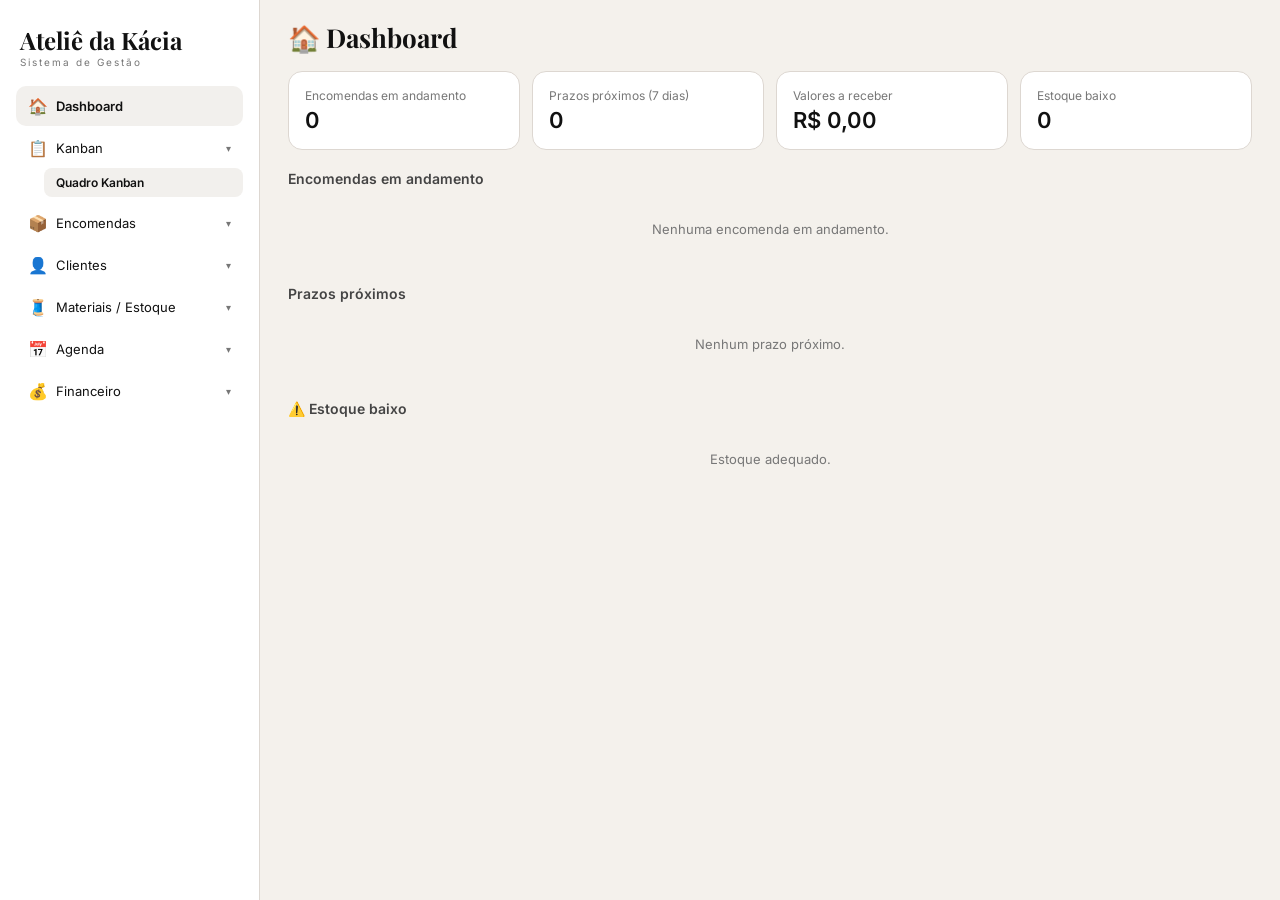
<file: index.html>
<!DOCTYPE html>
<html lang="pt-BR">
<head>
    <meta charset="UTF-8">
    <meta name="viewport" content="width=device-width, initial-scale=1.0, viewport-fit=cover">
    <title>Ateliê da Kácia</title>
    <meta name="description" content="Sistema de gestão para ateliê de costura">
    <meta name="theme-color" content="#111111">
    <meta name="apple-mobile-web-app-capable" content="yes">
    <meta name="apple-mobile-web-app-status-bar-style" content="black-translucent">
    <meta name="apple-mobile-web-app-title" content="Ateliê Kácia">
    <meta name="mobile-web-app-capable" content="yes">
    <link rel="manifest" href="manifest.json">
    <link rel="apple-touch-icon" href="icon-192.png">
    <link rel="icon" type="image/svg+xml" href="icon-192.svg">
    <link rel="stylesheet" href="./fonts/fonts.css">
    <link rel="stylesheet" href="style.css">
    <script src="DragDropTouch.js"></script>
    <script src="pwa-install.js"></script>
</head>
<body>
    <div class="offline-banner" id="offlineBanner">
        <span class="offline-banner-dot"></span>
        Você está offline — os dados são salvos localmente
    </div>
    <div class="app">
        <!-- SIDEBAR -->
        <aside class="sidebar" id="sidebar">
            <div class="logo">
                <h1>Ateliê da Kácia</h1>
                <p>Sistema de Gestão</p>
            </div>

            <nav class="menu">
                <!-- DASHBOARD -->
                <button class="menu-item active" data-page="dashboard" onclick="navigateTo('dashboard')">
                    <span class="menu-icon">🏠</span> Dashboard
                </button>

                <!-- KANBAN -->
                <div class="menu-group">
                    <button class="menu-item" data-toggle="kanban-sub" onclick="toggleSubmenu('kanban-sub')">
                        <span class="menu-icon">📋</span> Kanban
                        <span class="arrow">▾</span>
                    </button>
                    <div class="submenu open" id="kanban-sub">
                        <button class="submenu-item active-sub" data-page="kanban" onclick="navigateTo('kanban')">Quadro Kanban</button>
                    </div>
                </div>

                <!-- ENCOMENDAS -->
                <div class="menu-group">
                    <button class="menu-item" data-toggle="encomendas-sub" onclick="toggleSubmenu('encomendas-sub')">
                        <span class="menu-icon">📦</span> Encomendas
                        <span class="arrow">▾</span>
                    </button>
                    <div class="submenu" id="encomendas-sub">
                        <button class="submenu-item" data-page="encomendas-todas" onclick="navigateTo('encomendas-todas')">Todas</button>
                        <button class="submenu-item" data-page="encomendas-andamento" onclick="navigateTo('encomendas-andamento')">Em andamento</button>
                        <button class="submenu-item" data-page="encomendas-entregues" onclick="navigateTo('encomendas-entregues')">Entregues</button>
                        <button class="submenu-item" data-page="encomendas-canceladas" onclick="navigateTo('encomendas-canceladas')">Canceladas</button>
                    </div>
                </div>

                <!-- CLIENTES -->
                <div class="menu-group">
                    <button class="menu-item" data-toggle="clientes-sub" onclick="toggleSubmenu('clientes-sub')">
                        <span class="menu-icon">👤</span> Clientes
                        <span class="arrow">▾</span>
                    </button>
                    <div class="submenu" id="clientes-sub">
                        <button class="submenu-item" data-page="clientes-cadastro" onclick="navigateTo('clientes-cadastro')">Cadastro</button>
                        <button class="submenu-item" data-page="clientes-historico" onclick="navigateTo('clientes-historico')">Histórico</button>
                        <button class="submenu-item" data-page="clientes-contatos" onclick="navigateTo('clientes-contatos')">Contatos</button>
                    </div>
                </div>

                <!-- MATERIAIS / ESTOQUE -->
                <div class="menu-group">
                    <button class="menu-item" data-toggle="materiais-sub" onclick="toggleSubmenu('materiais-sub')">
                        <span class="menu-icon">🧵</span> Materiais / Estoque
                        <span class="arrow">▾</span>
                    </button>
                    <div class="submenu" id="materiais-sub">
                        <button class="submenu-item" data-page="materiais-tecidos" onclick="navigateTo('materiais-tecidos')">Tecidos</button>
                        <button class="submenu-item" data-page="materiais-aviamentos" onclick="navigateTo('materiais-aviamentos')">Aviamentos</button>
                        <button class="submenu-item" data-page="materiais-geral" onclick="navigateTo('materiais-geral')">Materiais</button>
                        <button class="submenu-item" data-page="materiais-estoque-baixo" onclick="navigateTo('materiais-estoque-baixo')">Estoque baixo</button>
                    </div>
                </div>

                <!-- AGENDA -->
                <div class="menu-group">
                    <button class="menu-item" data-toggle="agenda-sub" onclick="toggleSubmenu('agenda-sub')">
                        <span class="menu-icon">📅</span> Agenda
                        <span class="arrow">▾</span>
                    </button>
                    <div class="submenu" id="agenda-sub">
                        <button class="submenu-item" data-page="agenda-prazos" onclick="navigateTo('agenda-prazos')">Prazos de entrega</button>
                        <button class="submenu-item" data-page="agenda-retiradas" onclick="navigateTo('agenda-retiradas')">Retiradas</button>
                        <button class="submenu-item" data-page="agenda-compras" onclick="navigateTo('agenda-compras')">Compras</button>
                        <button class="submenu-item" data-page="agenda-compromissos" onclick="navigateTo('agenda-compromissos')">Compromissos</button>
                    </div>
                </div>

                <!-- FINANCEIRO -->
                <div class="menu-group">
                    <button class="menu-item" data-toggle="financeiro-sub" onclick="toggleSubmenu('financeiro-sub')">
                        <span class="menu-icon">💰</span> Financeiro
                        <span class="arrow">▾</span>
                    </button>
                    <div class="submenu" id="financeiro-sub">
                        <button class="submenu-item" data-page="financeiro-receber" onclick="navigateTo('financeiro-receber')">A receber</button>
                        <button class="submenu-item" data-page="financeiro-recebido" onclick="navigateTo('financeiro-recebido')">Recebido</button>
                        <button class="submenu-item" data-page="financeiro-despesas" onclick="navigateTo('financeiro-despesas')">Despesas</button>
                        <button class="submenu-item" data-page="financeiro-lucro" onclick="navigateTo('financeiro-lucro')">Lucro</button>
                    </div>
                </div>
            </nav>
        </aside>

        <!-- MAIN CONTENT -->
        <main class="main" id="mainContent">

            <!-- ==================== DASHBOARD ==================== -->
            <section class="page active" id="page-dashboard">
                <div class="topbar">
                    <h2>🏠 Dashboard</h2>
                </div>

                <pwa-install></pwa-install>
                <div class="cards">
                    <div class="card">
                        <span>Encomendas em andamento</span>
                        <strong id="stat-andamento">0</strong>
                    </div>
                    <div class="card">
                        <span>Prazos próximos (7 dias)</span>
                        <strong id="stat-prazos">0</strong>
                    </div>
                    <div class="card">
                        <span>Valores a receber</span>
                        <strong id="stat-receber">R$ 0,00</strong>
                    </div>
                    <div class="card">
                        <span>Estoque baixo</span>
                        <strong id="stat-estoqueDash">0</strong>
                    </div>
                </div>

                <div class="section-title">Encomendas em andamento</div>
                <div class="list-area" id="dashboard-andamento">
                    <p class="empty-msg">Nenhuma encomenda em andamento.</p>
                </div>

                <div class="section-title">Prazos próximos</div>
                <div class="list-area" id="dashboard-prazos">
                    <p class="empty-msg">Nenhum prazo próximo.</p>
                </div>

                <div class="section-title">⚠️ Estoque baixo</div>
                <div class="list-area" id="dashboard-estoque">
                    <p class="empty-msg">Estoque adequado.</p>
                </div>
            </section>

            <!-- ==================== KANBAN ==================== -->
            <section class="page" id="page-kanban">
                <div class="topbar">
                    <h2>📋 Kanban</h2>
                    <button class="new-btn" onclick="openModal('modalNewOrder')">+ Nova encomenda</button>
                </div>
                <div class="kanban" id="kanbanBoard">
                    <div class="column" data-stage="orcamento" ondragover="event.preventDefault()" ondragenter="this.classList.add('drag-over')" ondragleave="this.classList.remove('drag-over')" ondrop="dropCard(event, 'orcamento')">
                        <h4>📝 Orçamento</h4>
                        <div class="column-cards"></div>
                    </div>
                    <div class="column" data-stage="producao" ondragover="event.preventDefault()" ondragenter="this.classList.add('drag-over')" ondragleave="this.classList.remove('drag-over')" ondrop="dropCard(event, 'producao')">
                        <h4>⚙️ Produção</h4>
                        <div class="column-cards"></div>
                    </div>
                    <div class="column" data-stage="prova" ondragover="event.preventDefault()" ondragenter="this.classList.add('drag-over')" ondragleave="this.classList.remove('drag-over')" ondrop="dropCard(event, 'prova')">
                        <h4>🪡 Prova</h4>
                        <div class="column-cards"></div>
                    </div>
                    <div class="column" data-stage="acabamento" ondragover="event.preventDefault()" ondragenter="this.classList.add('drag-over')" ondragleave="this.classList.remove('drag-over')" ondrop="dropCard(event, 'acabamento')">
                        <h4>✂️ Acabamento</h4>
                        <div class="column-cards"></div>
                    </div>
                    <div class="column" data-stage="pronto" ondragover="event.preventDefault()" ondragenter="this.classList.add('drag-over')" ondragleave="this.classList.remove('drag-over')" ondrop="dropCard(event, 'pronto')">
                        <h4>✅ Pronto</h4>
                        <div class="column-cards"></div>
                    </div>
                    <div class="column" data-stage="entregue" ondragover="event.preventDefault()" ondragenter="this.classList.add('drag-over')" ondragleave="this.classList.remove('drag-over')" ondrop="dropCard(event, 'entregue')">
                        <h4>🚚 Entregue</h4>
                        <div class="column-cards"></div>
                    </div>
                </div>
            </section>

            <!-- ==================== ENCOMENDAS ==================== -->
            <section class="page" id="page-encomendas-todas">
                <div class="topbar">
                    <h2>📦 Todas as Encomendas</h2>
                    <input type="text" id="searchOrder" placeholder="Buscar encomenda..." oninput="filterOrders(this.value)">
                    <button class="new-btn" onclick="openModal('modalNewOrder')">+ Nova</button>
                </div>
                <div class="table-area">
                    <table class="data-table" id="tableOrders">
                        <thead>
                            <tr>
                                <th>Cliente</th>
                                <th>Descrição</th>
                                <th>Valor</th>
                                <th>Prazo</th>
                                <th>Etapa</th>
                                <th>Ações</th>
                            </tr>
                        </thead>
                        <tbody id="ordersBody"></tbody>
                    </table>
                    <p class="empty-msg" id="noOrders">Nenhuma encomenda cadastrada.</p>
                </div>
            </section>

            <section class="page" id="page-encomendas-andamento">
                <div class="topbar">
                    <h2>📦 Em Andamento</h2>
                </div>
                <div class="table-area">
                    <table class="data-table">
                        <thead><tr><th>Cliente</th><th>Descrição</th><th>Valor</th><th>Prazo</th><th>Etapa</th></tr></thead>
                        <tbody id="ordersAndamento"></tbody>
                    </table>
                    <p class="empty-msg">Nenhuma encomenda em andamento.</p>
                </div>
            </section>

            <section class="page" id="page-encomendas-entregues">
                <div class="topbar">
                    <h2>📦 Entregues</h2>
                </div>
                <div class="table-area">
                    <table class="data-table">
                        <thead><tr><th>Cliente</th><th>Descrição</th><th>Valor</th><th>Data entrega</th></tr></thead>
                        <tbody id="ordersEntregues"></tbody>
                    </table>
                    <p class="empty-msg">Nenhuma encomenda entregue.</p>
                </div>
            </section>

            <section class="page" id="page-encomendas-canceladas">
                <div class="topbar">
                    <h2>📦 Canceladas</h2>
                </div>
                <div class="table-area">
                    <table class="data-table">
                        <thead><tr><th>Cliente</th><th>Descrição</th><th>Motivo</th></tr></thead>
                        <tbody id="ordersCanceladas"></tbody>
                    </table>
                    <p class="empty-msg">Nenhuma encomenda cancelada.</p>
                </div>
            </section>

            <!-- ==================== CLIENTES ==================== -->
            <section class="page" id="page-clientes-cadastro">
                <div class="topbar">
                    <h2>👤 Cadastro de Clientes</h2>
                    <input type="text" id="searchClient" placeholder="Buscar cliente..." oninput="filterClients(this.value)">
                    <button class="new-btn" onclick="openModal('modalNewClient')">+ Novo cliente</button>
                </div>
                <div class="table-area">
                    <table class="data-table">
                        <thead><tr><th>Nome</th><th>Telefone</th><th>Email</th><th>Ações</th></tr></thead>
                        <tbody id="clientsBody"></tbody>
                    </table>
                    <p class="empty-msg" id="noClients">Nenhum cliente cadastrado.</p>
                </div>
            </section>

            <section class="page" id="page-clientes-historico">
                <div class="topbar">
                    <h2>👤 Histórico de Encomendas</h2>
                </div>
                <div class="table-area">
                    <table class="data-table">
                        <thead><tr><th>Cliente</th><th>Descrição</th><th>Valor</th><th>Data</th><th>Status</th></tr></thead>
                        <tbody id="historyBody"></tbody>
                    </table>
                    <p class="empty-msg">Nenhum histórico disponível.</p>
                </div>
            </section>

            <section class="page" id="page-clientes-contatos">
                <div class="topbar">
                    <h2>👤 Contatos</h2>
                </div>
                <div class="contacts-grid" id="contactsGrid">
                    <p class="empty-msg">Nenhum contato cadastrado.</p>
                </div>
            </section>

            <!-- ==================== MATERIAIS / ESTOQUE ==================== -->
            <section class="page" id="page-materiais-tecidos">
                <div class="topbar">
                    <h2>🧵 Tecidos</h2>
                    <button class="new-btn" onclick="openModal('modalNewMaterial', 'tecido')">+ Novo tecido</button>
                </div>
                <div class="table-area">
                    <table class="data-table">
                        <thead><tr><th>Nome</th><th>Cor</th><th>Quantidade</th><th>Unidade</th><th>Preço/m</th><th>Ações</th></tr></thead>
                        <tbody id="tecidosBody"></tbody>
                    </table>
                    <p class="empty-msg">Nenhum tecido cadastrado.</p>
                </div>
            </section>

            <section class="page" id="page-materiais-aviamentos">
                <div class="topbar">
                    <h2>🧵 Aviamentos</h2>
                    <button class="new-btn" onclick="openModal('modalNewMaterial', 'aviamento')">+ Novo aviamento</button>
                </div>
                <div class="table-area">
                    <table class="data-table">
                        <thead><tr><th>Nome</th><th>Quantidade</th><th>Unidade</th><th>Preço</th><th>Ações</th></tr></thead>
                        <tbody id="aviamentosBody"></tbody>
                    </table>
                    <p class="empty-msg">Nenhum aviamento cadastrado.</p>
                </div>
            </section>

            <section class="page" id="page-materiais-geral">
                <div class="topbar">
                    <h2>🧵 Materiais</h2>
                    <button class="new-btn" onclick="openModal('modalNewMaterial', 'material')">+ Novo material</button>
                </div>
                <div class="table-area">
                    <table class="data-table">
                        <thead><tr><th>Nome</th><th>Quantidade</th><th>Unidade</th><th>Preço</th><th>Ações</th></tr></thead>
                        <tbody id="materiaisBody"></tbody>
                    </table>
                    <p class="empty-msg">Nenhum material cadastrado.</p>
                </div>
            </section>

            <section class="page" id="page-materiais-estoque-baixo">
                <div class="topbar">
                    <h2>⚠️ Estoque Baixo</h2>
                </div>
                <div class="cards">
                    <div class="card alert-card">
                        <span>Itens com estoque abaixo do mínimo</span>
                        <strong id="stat-estoqueBaixo">0</strong>
                    </div>
                </div>
                <div class="table-area">
                    <table class="data-table">
                        <thead><tr><th>Item</th><th>Categoria</th><th>Quantidade</th><th>Mínimo</th><th>Ação</th></tr></thead>
                        <tbody id="estoqueBaixoBody"></tbody>
                    </table>
                    <p class="empty-msg">Todos os itens com estoque adequado.</p>
                </div>
            </section>

            <!-- ==================== AGENDA ==================== -->
            <section class="page" id="page-agenda-prazos">
                <div class="topbar">
                    <h2>📅 Prazos de Entrega</h2>
                    <button class="new-btn" onclick="openModal('modalNewAgenda', 'prazos')">+ Novo prazo</button>
                </div>
                <div class="calendar-list" id="prazosList">
                    <p class="empty-msg">Nenhum prazo cadastrado.</p>
                </div>
            </section>

            <section class="page" id="page-agenda-retiradas">
                <div class="topbar">
                    <h2>📅 Retiradas</h2>
                    <button class="new-btn" onclick="openModal('modalNewAgenda', 'retiradas')">+ Nova retirada</button>
                </div>
                <div class="calendar-list" id="retiradasList">
                    <p class="empty-msg">Nenhuma retirada agendada.</p>
                </div>
            </section>

            <section class="page" id="page-agenda-compras">
                <div class="topbar">
                    <h2>📅 Compras</h2>
                    <button class="new-btn" onclick="openModal('modalNewAgenda', 'compras')">+ Nova compra</button>
                </div>
                <div class="calendar-list" id="comprasList">
                    <p class="empty-msg">Nenhuma compra agendada.</p>
                </div>
            </section>

            <section class="page" id="page-agenda-compromissos">
                <div class="topbar">
                    <h2>📅 Compromissos</h2>
                    <button class="new-btn" onclick="openModal('modalNewAgenda', 'compromissos')">+ Novo compromisso</button>
                </div>
                <div class="calendar-list" id="compromissosList">
                    <p class="empty-msg">Nenhum compromisso agendado.</p>
                </div>
            </section>

            <!-- ==================== FINANCEIRO ==================== -->
            <section class="page" id="page-financeiro-receber">
                <div class="topbar">
                    <h2>💰 A Receber</h2>
                </div>
                <div class="cards">
                    <div class="card">
                        <span>Total a receber</span>
                        <strong id="stat-totalReceber">R$ 0,00</strong>
                    </div>
                    <div class="card">
                        <span>Vencidos</span>
                        <strong id="stat-vencidos" class="text-danger">R$ 0,00</strong>
                    </div>
                </div>
                <div class="table-area">
                    <table class="data-table">
                        <thead><tr><th>Cliente</th><th>Descrição</th><th>Valor</th><th>Vencimento</th><th>Ação</th></tr></thead>
                        <tbody id="receberBody"></tbody>
                    </table>
                    <p class="empty-msg">Nenhum valor a receber.</p>
                </div>
            </section>

            <section class="page" id="page-financeiro-recebido">
                <div class="topbar">
                    <h2>💰 Recebido</h2>
                </div>
                <div class="cards">
                    <div class="card">
                        <span>Total recebido (mês)</span>
                        <strong id="stat-recebidoMes">R$ 0,00</strong>
                    </div>
                </div>
                <div class="table-area">
                    <table class="data-table">
                        <thead><tr><th>Cliente</th><th>Descrição</th><th>Valor</th><th>Data pagamento</th></tr></thead>
                        <tbody id="recebidoBody"></tbody>
                    </table>
                    <p class="empty-msg">Nenhum pagamento recebido.</p>
                </div>
            </section>

            <section class="page" id="page-financeiro-despesas">
                <div class="topbar">
                    <h2>💰 Despesas</h2>
                    <button class="new-btn" onclick="openModal('modalNewDespesa')">+ Nova despesa</button>
                </div>
                <div class="cards">
                    <div class="card">
                        <span>Total de despesas (mês)</span>
                        <strong id="stat-despesasMes">R$ 0,00</strong>
                    </div>
                </div>
                <div class="table-area">
                    <table class="data-table">
                        <thead><tr><th>Descrição</th><th>Categoria</th><th>Valor</th><th>Data</th><th>Ações</th></tr></thead>
                        <tbody id="despesasBody"></tbody>
                    </table>
                    <p class="empty-msg">Nenhuma despesa registrada.</p>
                </div>
            </section>

            <section class="page" id="page-financeiro-lucro">
                <div class="topbar">
                    <h2>💰 Lucro</h2>
                </div>
                <div class="cards">
                    <div class="card">
                        <span>Receita (mês)</span>
                        <strong id="stat-receitaMes">R$ 0,00</strong>
                    </div>
                    <div class="card">
                        <span>Despesas (mês)</span>
                        <strong id="stat-despesasLucro">R$ 0,00</strong>
                    </div>
                    <div class="card">
                        <span>Lucro (mês)</span>
                        <strong id="stat-lucroMes" class="text-success">R$ 0,00</strong>
                    </div>
                </div>
            </section>
        </main>
    </div>

    <!-- ==================== MODALS ==================== -->

    <!-- Modal: Nova Encomenda -->
    <div class="modal" id="modalNewOrder">
        <div class="modal-content">
            <h3>Nova Encomenda</h3>
            <div class="field">
                <label>Cliente</label>
                <select id="orderClient"><option value="">Selecione...</option></select>
            </div>
            <div class="field">
                <label>Descrição</label>
                <input type="text" id="orderDesc" placeholder="Ex: Vestido de festa">
            </div>
            <div class="field">
                <label>Valor (R$)</label>
                <input type="number" id="orderValue" step="0.01" min="0" placeholder="0,00">
            </div>
            <div class="field">
                <label>Data de entrega</label>
                <input type="date" id="orderDeadline">
            </div>
            <div class="field">
                <label>Observações</label>
                <input type="text" id="orderNotes" placeholder="Opcional">
            </div>
            <button class="submit-btn" onclick="saveOrder()">Salvar</button>
            <button class="btn-cancel" onclick="closeModal('modalNewOrder')">Cancelar</button>
        </div>
    </div>

    <!-- Modal: Novo Cliente -->
    <div class="modal" id="modalNewClient">
        <div class="modal-content">
            <h3>Novo Cliente</h3>
            <div class="field">
                <label>Nome</label>
                <input type="text" id="clientName" placeholder="Nome completo">
            </div>
            <div class="field">
                <label>Telefone</label>
                <input type="tel" id="clientPhone" placeholder="(00) 00000-0000">
            </div>
            <div class="field">
                <label>Email</label>
                <input type="email" id="clientEmail" placeholder="email@exemplo.com">
            </div>
            <div class="field">
                <label>Observações</label>
                <input type="text" id="clientNotes" placeholder="Opcional">
            </div>
            <button class="submit-btn" onclick="saveClient()">Salvar</button>
            <button class="btn-cancel" onclick="closeModal('modalNewClient')">Cancelar</button>
        </div>
    </div>

    <!-- Modal: Novo Material -->
    <div class="modal" id="modalNewMaterial">
        <div class="modal-content">
            <h3>Novo Material</h3>
            <div class="field">
                <label>Categoria</label>
                <select id="matCategory">
                    <option value="tecido">Tecido</option>
                    <option value="aviamento">Aviamento</option>
                    <option value="material">Material</option>
                </select>
            </div>
            <div class="field">
                <label>Nome</label>
                <input type="text" id="matName" placeholder="Nome do material">
            </div>
            <div class="field" id="matColorField">
                <label>Cor</label>
                <input type="text" id="matColor" placeholder="Cor">
            </div>
            <div class="field">
                <label>Quantidade</label>
                <input type="number" id="matQty" step="0.01" min="0" placeholder="0">
            </div>
            <div class="field">
                <label>Unidade</label>
                <select id="matUnit">
                    <option value="m">Metro</option>
                    <option value="cm">Centímetro</option>
                    <option value="rolo">Rolo</option>
                    <option value="un">Unidade</option>
                    <option value="kg">Quilograma</option>
                    <option value="pct">Pacote</option>
                </select>
            </div>
            <div class="field">
                <label>Preço (R$)</label>
                <input type="number" id="matPrice" step="0.01" min="0" placeholder="0,00">
            </div>
            <div class="field">
                <label>Estoque mínimo</label>
                <input type="number" id="matMinStock" step="0.01" min="0" placeholder="0">
            </div>
            <button class="submit-btn" onclick="saveMaterial()">Salvar</button>
            <button class="btn-cancel" onclick="closeModal('modalNewMaterial')">Cancelar</button>
        </div>
    </div>

    <!-- Modal: Nova Despesa -->
    <div class="modal" id="modalNewDespesa">
        <div class="modal-content">
            <h3>Nova Despesa</h3>
            <div class="field">
                <label>Descrição</label>
                <input type="text" id="despDesc" placeholder="Ex: Aluguel, Fio, etc.">
            </div>
            <div class="field">
                <label>Categoria</label>
                <select id="despCategory">
                    <option value="fixa">Fixa</option>
                    <option value="variavel">Variável</option>
                    <option value="material">Material</option>
                    <option value="operacional">Operacional</option>
                </select>
            </div>
            <div class="field">
                <label>Valor (R$)</label>
                <input type="number" id="despValue" step="0.01" min="0" placeholder="0,00">
            </div>
            <div class="field">
                <label>Data</label>
                <input type="date" id="despDate">
            </div>
            <button class="submit-btn" onclick="saveDespesa()">Salvar</button>
            <button class="btn-cancel" onclick="closeModal('modalNewDespesa')">Cancelar</button>
        </div>
    </div>

    <!-- Modal: Agenda -->
    <div class="modal" id="modalNewAgenda">
        <div class="modal-content">
            <h3>Novo Item na Agenda</h3>
            <div class="field">
                <label>Título</label>
                <input type="text" id="agendaTitle" placeholder="Título">
            </div>
            <div class="field">
                <label>Data</label>
                <input type="date" id="agendaDate">
            </div>
            <div class="field">
                <label>Observações</label>
                <input type="text" id="agendaNotes" placeholder="Opcional">
            </div>
            <button class="submit-btn" onclick="saveAgenda()">Salvar</button>
            <button class="btn-cancel" onclick="closeModal('modalNewAgenda')">Cancelar</button>
        </div>
    </div>

    <!-- ==================== BOTTOM NAV (mobile) ==================== -->
    <nav class="bottom-nav" id="bottomNav">
        <button class="bottom-nav-item active" data-nav="dashboard" onclick="navigateTo('dashboard')">
            <span class="bnav-icon">🏠</span>
            <span>Início</span>
        </button>
        <button class="bottom-nav-item" data-nav="kanban" onclick="navigateTo('kanban')">
            <span class="bnav-icon">📋</span>
            <span>Kanban</span>
        </button>
        <button class="bottom-nav-item" data-nav="encomendas" onclick="navigateTo('encomendas-todas')">
            <span class="bnav-icon">📦</span>
            <span>Encomendas</span>
        </button>
        <button class="bottom-nav-item" data-nav="agenda" onclick="navigateTo('agenda-prazos')">
            <span class="bnav-icon">📅</span>
            <span>Agenda</span>
        </button>
        <button class="bottom-nav-item bottom-nav-mais" onclick="toggleMais()">
            <span class="bnav-icon">•••</span>
            <span>Mais</span>
        </button>
    </nav>

    <!-- Quick Action Button (mobile) -->
    <button class="fab" id="fabBtn" onclick="toggleFabMenu()">+</button>
    <div class="fab-menu" id="fabMenu">
        <button class="fab-option" onclick="openModal('modalNewOrder'); toggleFabMenu();">Nova Encomenda</button>
        <button class="fab-option" onclick="openModal('modalNewClient'); toggleFabMenu();">Novo Cliente</button>
        <button class="fab-option" onclick="openModal('modalNewMaterial'); toggleFabMenu();">Novo Material</button>
    </div>

    <!-- Mais overlay (mobile) -->
    <div class="mais-overlay" id="maisOverlay" onclick="toggleMais()">
        <div class="mais-panel" onclick="event.stopPropagation()">
            <div class="mais-header">
                <h3>Mais</h3>
                <button class="mais-close" onclick="toggleMais()">✕</button>
            </div>
            <div class="mais-grid">
                <button class="mais-item" onclick="navigateTo('clientes-cadastro')">
                    <span class="mais-icon">👤</span> Clientes
                </button>
                <button class="mais-item" onclick="navigateTo('materiais-geral')">
                    <span class="mais-icon">🧵</span> Materiais
                </button>
                <button class="mais-item" onclick="navigateTo('financeiro-receber')">
                    <span class="mais-icon">💰</span> Financeiro
                </button>
            </div>
        </div>
    </div>

    <script src="scripts.js"></script>
    <script>
      if ('serviceWorker' in navigator) {
        navigator.serviceWorker.register('./sw.js').then(reg => {
          reg.addEventListener('updatefound', () => {
            const newWorker = reg.installing;
            newWorker.addEventListener('statechange', () => {
              if (newWorker.state === 'activated') {
                if (confirm('Atualização disponível! Deseja recarregar?')) {
                  location.reload();
                }
              }
            });
          });
        });
      }
    </script>
</body>
</html>
</file>
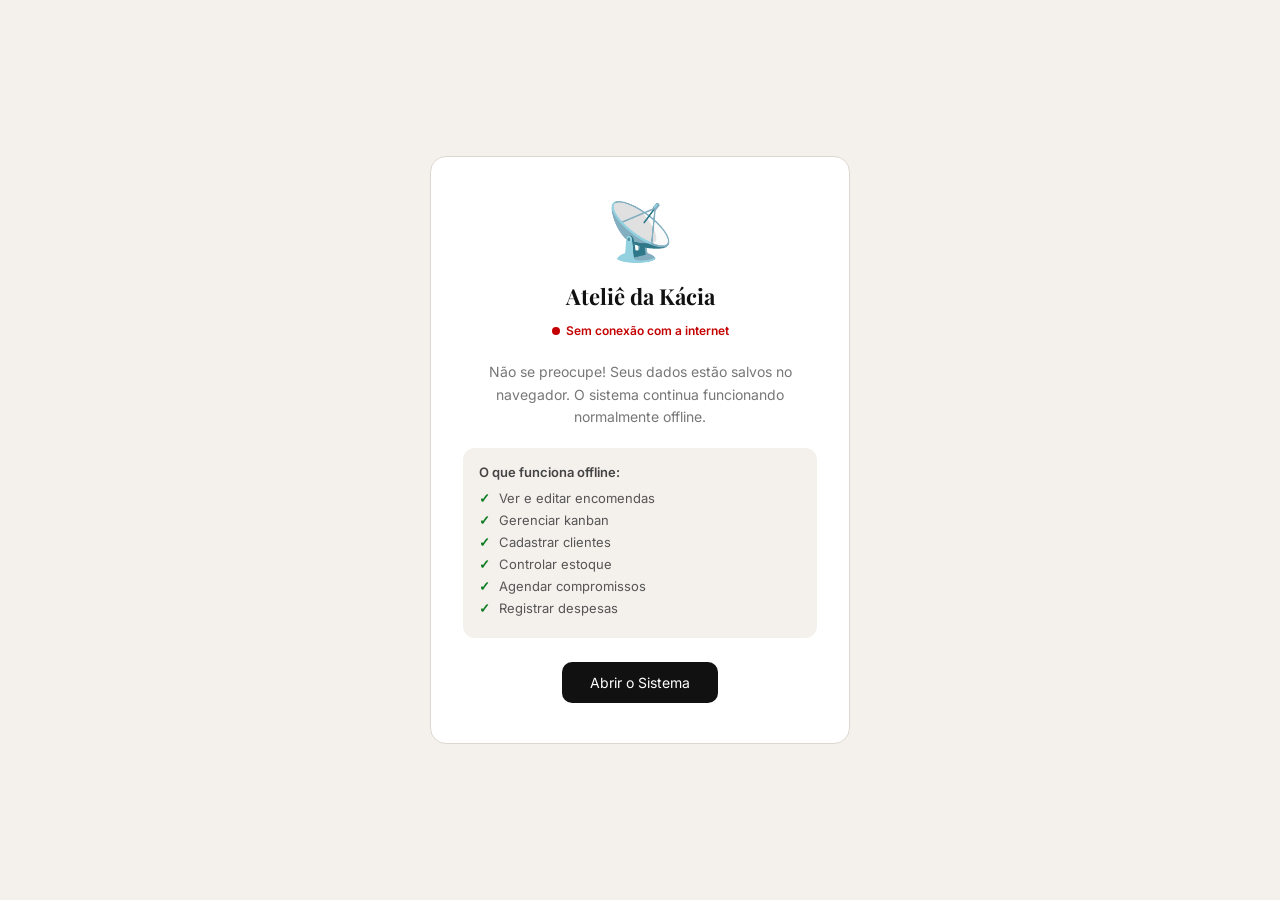
<file: offline.html>
<!DOCTYPE html>
<html lang="pt-BR">
<head>
    <meta charset="UTF-8">
    <meta name="viewport" content="width=device-width, initial-scale=1.0, viewport-fit=cover">
    <title>Ateliê da Kácia — Offline</title>
    <meta name="theme-color" content="#111111">
    <link rel="stylesheet" href="./fonts/fonts.css">
    <style>
        * { margin: 0; padding: 0; box-sizing: border-box; }
        body {
            font-family: Inter, sans-serif;
            background: #f4f1ec;
            color: #111;
            display: flex;
            align-items: center;
            justify-content: center;
            min-height: 100vh;
            padding: 20px;
        }
        .offline-card {
            background: #fff;
            border: 1px solid #ddd7d1;
            border-radius: 16px;
            padding: 40px 32px;
            max-width: 420px;
            text-align: center;
        }
        .offline-icon {
            font-size: 56px;
            margin-bottom: 16px;
        }
        h1 {
            font-family: "Playfair Display", serif;
            font-size: 22px;
            margin-bottom: 8px;
        }
        p {
            font-size: 14px;
            color: #777;
            line-height: 1.6;
            margin-bottom: 20px;
        }
        .offline-features {
            text-align: left;
            margin: 16px 0 24px;
            padding: 16px;
            background: #f4f1ec;
            border-radius: 12px;
        }
        .offline-features h3 {
            font-size: 13px;
            font-weight: 600;
            margin-bottom: 10px;
            color: #444;
        }
        .offline-features li {
            font-size: 13px;
            color: #555;
            margin-bottom: 6px;
            list-style: none;
            padding-left: 20px;
            position: relative;
        }
        .offline-features li::before {
            content: "✓";
            position: absolute;
            left: 0;
            color: #0a7a1f;
            font-weight: 700;
        }
        .retry-btn {
            display: inline-block;
            padding: 12px 28px;
            background: #111;
            color: #fff;
            border: none;
            border-radius: 10px;
            font-family: inherit;
            font-size: 14px;
            cursor: pointer;
            transition: background 0.15s;
        }
        .retry-btn:hover { background: #333; }
        .status-dot {
            display: inline-block;
            width: 8px;
            height: 8px;
            border-radius: 50%;
            background: #c40000;
            margin-right: 6px;
        }
        .status-text {
            font-size: 12px;
            color: #c40000;
            font-weight: 600;
        }
    </style>
</head>
<body>
    <div class="offline-card">
        <div class="offline-icon">📡</div>
        <h1>Ateliê da Kácia</h1>
        <p><span class="status-dot"></span><span class="status-text">Sem conexão com a internet</span></p>
        <p>Não se preocupe! Seus dados estão salvos no navegador. O sistema continua funcionando normalmente offline.</p>

        <div class="offline-features">
            <h3>O que funciona offline:</h3>
            <ul>
                <li>Ver e editar encomendas</li>
                <li>Gerenciar kanban</li>
                <li>Cadastrar clientes</li>
                <li>Controlar estoque</li>
                <li>Agendar compromissos</li>
                <li>Registrar despesas</li>
            </ul>
        </div>

        <button class="retry-btn" onclick="location.href='./index.html'">Abrir o Sistema</button>
    </div>

    <script>
      if ('serviceWorker' in navigator) {
        navigator.serviceWorker.register('./sw.js');
      }
      window.addEventListener('online', function() {
        location.href = './index.html';
      });
    </script>
</body>
</html>
</file>
<file: fonts/fonts.css>
/* Fontes auto-hospedadas (subconjunto latin) - gerada de fonts.googleapis.com */
@font-face{font-family:'Inter';font-style:normal;font-weight:300;font-display:swap;src:url('inter-300.woff2') format('woff2');}
@font-face{font-family:'Inter';font-style:normal;font-weight:400;font-display:swap;src:url('inter-400.woff2') format('woff2');}
@font-face{font-family:'Inter';font-style:normal;font-weight:500;font-display:swap;src:url('inter-500.woff2') format('woff2');}
@font-face{font-family:'Inter';font-style:normal;font-weight:600;font-display:swap;src:url('inter-600.woff2') format('woff2');}
@font-face{font-family:'Playfair Display';font-style:normal;font-weight:600;font-display:swap;src:url('playfair-display-600.woff2') format('woff2');}
@font-face{font-family:'Playfair Display';font-style:normal;font-weight:700;font-display:swap;src:url('playfair-display-700.woff2') format('woff2');}
@font-face{font-family:'Playfair Display';font-style:normal;font-weight:500;font-display:swap;src:url('playfair-display-500.woff2') format('woff2');}
</file>
<file: style.css>
/* BASE */

* {
  margin: 0;
  padding: 0;
  box-sizing: border-box;
}

:root {
  --bg: #f4f1ec;
  --card: #fff;
  --text: #111;
  --muted: #777;
  --border: #ddd7d1;
  --accent: #111;
  --accent-hover: #333;
  --sidebar-w: 260px;
  --danger: #c40000;
  --success: #0a7a1f;
}

body {
  font-family: Inter, sans-serif;
  background: var(--bg);
  color: var(--text);
}

/* ========================= */
/* PWA INSTALL                */
/* ========================= */

pwa-install {
  --install-button-color: var(--accent);
  --install-button-text-color: #fff;
  --modal-background-color: #fff;
  --modal-text-color: var(--text);
  display: block;
  margin-bottom: 16px;
}

pwa-install::part(installButton) {
  background: var(--accent);
  color: #fff;
  border: none;
  padding: 10px 20px;
  border-radius: 10px;
  font-family: inherit;
  font-size: 13px;
  cursor: pointer;
  display: inline-flex;
  align-items: center;
  gap: 8px;
  transition: background 0.15s;
  width: auto;
}

pwa-install::part(installButton):hover {
  background: var(--accent-hover);
}

pwa-install[installed] {
  display: none;
}

/* ========================= */
/* OFFLINE BANNER            */
/* ========================= */

.offline-banner {
  display: none;
  align-items: center;
  justify-content: center;
  gap: 8px;
  background: #c40000;
  color: #fff;
  padding: 8px 16px;
  font-size: 12px;
  font-weight: 500;
  text-align: center;
  z-index: 200;
  position: relative;
}

.offline-banner.visible {
  display: flex;
}

.offline-banner-dot {
  width: 8px;
  height: 8px;
  border-radius: 50%;
  background: #fff;
  flex-shrink: 0;
}

/* ========================= */
/* LAYOUT                    */
/* ========================= */

.app {
  display: flex;
  flex-direction: column;
  height: 100vh;
}

@media (min-width: 768px) {
  .app {
    display: grid;
    grid-template-columns: var(--sidebar-w) 1fr;
  }
}

/* ========================= */
/* SIDEBAR                   */
/* ========================= */

.sidebar {
  background: #fff;
  border-bottom: 1px solid var(--border);
  padding: 14px 12px;
  overflow-y: auto;
  height: 100vh;
  position: sticky;
  top: 0;
}

@media (min-width: 768px) {
  .sidebar {
    border-bottom: none;
    border-right: 1px solid var(--border);
    padding: 24px 16px;
  }
}

@media (max-width: 767px) {
  .sidebar { display: none; }
}

.logo h1 {
  font-family: "Playfair Display", serif;
  font-size: 20px;
  padding-left: 4px;
}

@media (min-width: 1100px) {
  .logo h1 { font-size: 24px; }
}

.logo p {
  font-size: 10px;
  color: var(--muted);
  letter-spacing: 2px;
  margin-bottom: 18px;
  padding-left: 4px;
}

/* ========================= */
/* MENU                      */
/* ========================= */

.menu {
  display: flex;
  flex-direction: column;
  gap: 2px;
}

.menu-item {
  display: flex;
  align-items: center;
  gap: 8px;
  width: 100%;
  background: none;
  border: none;
  text-align: left;
  padding: 10px 12px;
  border-radius: 10px;
  cursor: pointer;
  transition: 0.15s;
  font-size: 13px;
  font-family: inherit;
  color: var(--text);
}

.menu-item:hover {
  background: #f2f0ed;
}

.menu-item.active {
  background: #f2f0ed;
  font-weight: 600;
}

.menu-icon {
  font-size: 16px;
  width: 20px;
  text-align: center;
  flex-shrink: 0;
}

.menu-item .arrow {
  margin-left: auto;
  font-size: 10px;
  color: var(--muted);
  transition: transform 0.2s;
}

.menu-group .submenu.open ~ .menu-item .arrow,
.menu-group:has(.submenu.open) .menu-item .arrow {
  transform: rotate(0deg);
}

/* ========================= */
/* SUBMENU                   */
/* ========================= */

.submenu {
  display: none;
  padding-left: 28px;
  margin-bottom: 4px;
}

.submenu.open {
  display: block;
}

.submenu-item {
  display: block;
  width: 100%;
  background: none;
  border: none;
  text-align: left;
  padding: 7px 12px;
  border-radius: 8px;
  cursor: pointer;
  font-size: 12px;
  font-family: inherit;
  color: #555;
  transition: 0.15s;
}

.submenu-item:hover {
  background: #f2f0ed;
  color: var(--text);
}

.submenu-item.active-sub {
  background: #f2f0ed;
  color: var(--text);
  font-weight: 600;
}

/* ========================= */
/* MAIN                      */
/* ========================= */

.main {
  padding: 12px;
  padding-bottom: 80px;
  overflow: auto;
  flex: 1;
  min-height: 0;
}

@media (min-width: 768px) {
  .main { padding: 20px 28px; }
}

@media (display-mode: standalone) {
  .main {
    padding-top: calc(12px + env(safe-area-inset-top, 0px));
    padding-bottom: calc(80px + env(safe-area-inset-bottom, 0px));
  }
}

@media (min-width: 768px) and (display-mode: standalone) {
  .main {
    padding-top: calc(20px + env(safe-area-inset-top, 0px));
    padding-bottom: calc(20px + env(safe-area-inset-bottom, 0px));
  }
}

/* ========================= */
/* PAGES                     */
/* ========================= */

.page {
  display: none;
}

.page.active {
  display: block;
}

/* ========================= */
/* TOPBAR                    */
/* ========================= */

.topbar {
  display: flex;
  flex-wrap: wrap;
  align-items: center;
  gap: 10px;
  margin-bottom: 16px;
}

.topbar h2 {
  font-family: "Playfair Display", serif;
  font-size: 20px;
  margin-right: auto;
}

@media (min-width: 768px) {
  .topbar h2 { font-size: 26px; }
}

.topbar input[type="text"],
.topbar input[type="search"] {
  flex: 1 1 150px;
  max-width: 280px;
  padding: 10px;
  border: 1px solid var(--border);
  border-radius: 10px;
  font-family: inherit;
  font-size: 13px;
}

.new-btn {
  background: var(--accent);
  color: #fff;
  border: none;
  padding: 10px 16px;
  border-radius: 10px;
  cursor: pointer;
  font-family: inherit;
  font-size: 13px;
  white-space: nowrap;
  transition: 0.15s;
}

.new-btn:hover {
  background: var(--accent-hover);
}

/* ========================= */
/* CARDS (dashboard stats)   */
/* ========================= */

.cards {
  display: grid;
  grid-template-columns: repeat(2, 1fr);
  gap: 12px;
  margin-bottom: 20px;
}

@media (min-width: 1100px) {
  .cards { grid-template-columns: repeat(4, 1fr); }
}

.card {
  background: #fff;
  border: 1px solid var(--border);
  border-radius: 14px;
  padding: 16px;
}

.card span {
  font-size: 12px;
  color: var(--muted);
  display: block;
}

.card strong {
  font-size: 22px;
  display: block;
  margin-top: 4px;
}

.text-danger { color: var(--danger); }
.text-success { color: var(--success); }

.alert-card {
  border-color: #f5c542;
  background: #fffbe6;
}

/* ========================= */
/* SECTION TITLES            */
/* ========================= */

.section-title {
  font-size: 14px;
  font-weight: 600;
  margin-bottom: 10px;
  color: #444;
}

/* ========================= */
/* LIST AREA                 */
/* ========================= */

.list-area {
  margin-bottom: 24px;
}

/* ========================= */
/* TABLES                    */
/* ========================= */

.table-area {
  overflow-x: auto;
  -webkit-overflow-scrolling: touch;
}

.data-table {
  width: 100%;
  border-collapse: collapse;
  background: #fff;
  border-radius: 14px;
  overflow: hidden;
  border: 1px solid var(--border);
  font-size: 13px;
}

.data-table th {
  background: #fafafa;
  text-align: left;
  padding: 12px 14px;
  font-weight: 600;
  font-size: 11px;
  text-transform: uppercase;
  letter-spacing: 0.5px;
  color: var(--muted);
  border-bottom: 1px solid var(--border);
  white-space: nowrap;
}

.data-table td {
  padding: 10px 14px;
  border-bottom: 1px solid #f0eeeb;
  vertical-align: middle;
}

.data-table tbody tr:last-child td {
  border-bottom: none;
}

.data-table tbody tr:hover {
  background: #faf9f7;
}

.data-table .actions {
  display: flex;
  gap: 6px;
}

.data-table .btn-sm {
  padding: 5px 10px;
  border: 1px solid var(--border);
  background: #fff;
  border-radius: 6px;
  font-size: 11px;
  cursor: pointer;
  font-family: inherit;
  transition: 0.15s;
}

.data-table .btn-sm:hover {
  background: var(--accent);
  color: #fff;
  border-color: var(--accent);
}

.data-table .btn-danger-sm {
  color: var(--danger);
  border-color: var(--danger);
}

.data-table .btn-danger-sm:hover {
  background: var(--danger);
  color: #fff;
}

.empty-msg {
  text-align: center;
  color: var(--muted);
  padding: 24px;
  font-size: 13px;
}

/* ========================= */
/* CONTACTS GRID             */
/* ========================= */

.contacts-grid {
  display: grid;
  grid-template-columns: repeat(auto-fill, minmax(240px, 1fr));
  gap: 12px;
}

.contact-card {
  background: #fff;
  border: 1px solid var(--border);
  border-radius: 14px;
  padding: 16px;
}

.contact-card h4 {
  font-size: 14px;
  margin-bottom: 6px;
}

.contact-card p {
  font-size: 12px;
  color: var(--muted);
  margin-bottom: 2px;
}

/* ========================= */
/* CALENDAR LIST             */
/* ========================= */

.calendar-list {
  display: flex;
  flex-direction: column;
  gap: 10px;
}

.calendar-item {
  background: #fff;
  border: 1px solid var(--border);
  border-radius: 12px;
  padding: 14px 16px;
  display: flex;
  align-items: center;
  gap: 14px;
}

.calendar-date {
  background: #f4f1ec;
  border-radius: 10px;
  padding: 8px 12px;
  text-align: center;
  min-width: 52px;
  flex-shrink: 0;
}

.calendar-date .day {
  font-size: 18px;
  font-weight: 700;
  line-height: 1;
}

.calendar-date .month {
  font-size: 10px;
  color: var(--muted);
  text-transform: uppercase;
}

.calendar-info h4 {
  font-size: 13px;
  margin-bottom: 2px;
}

.calendar-info p {
  font-size: 11px;
  color: var(--muted);
}

.calendar-actions {
  margin-left: auto;
  flex-shrink: 0;
}

/* ========================= */
/* KANBAN                    */
/* ========================= */

.kanban {
  display: flex;
  gap: 12px;
  overflow-x: auto;
  -webkit-overflow-scrolling: touch;
  padding-bottom: 8px;
}

.column {
  background: #f9f8f6;
  border-radius: 14px;
  padding: 10px;
  min-width: 240px;
  flex: 0 0 auto;
  min-height: 320px;
}

.column h4 {
  font-size: 12px;
  margin-bottom: 10px;
  color: #666;
}

.column-cards {
  display: flex;
  flex-direction: column;
  gap: 8px;
  min-height: 60px;
}

@media (min-width: 768px) {
  .kanban {
    display: grid;
    grid-template-columns: repeat(3, 1fr);
  }
}

@media (min-width: 1100px) {
  .kanban {
    grid-template-columns: repeat(6, 1fr);
    overflow-x: visible;
    padding-bottom: 0;
  }
  .column {
    min-width: 0;
    min-height: 500px;
  }
}

/* ========================= */
/* ORDER CARD (kanban)       */
/* ========================= */

.order-card {
  background: #fff;
  border: 1px solid var(--border);
  border-radius: 12px;
  padding: 12px;
  cursor: grab;
  transition: box-shadow 0.15s;
}

.order-card:active {
  cursor: grabbing;
  box-shadow: 0 4px 12px rgba(0,0,0,0.1);
}

.order-card strong {
  font-size: 13px;
  display: block;
  margin-bottom: 2px;
}

.order-card p {
  font-size: 12px;
  color: #555;
}

.order-card .card-meta {
  display: flex;
  justify-content: space-between;
  align-items: center;
  margin-top: 6px;
  font-size: 11px;
  color: var(--muted);
}

.card-provas {
  display: flex;
  gap: 6px;
  margin-top: 8px;
  flex-wrap: wrap;
}

.prova-check {
  display: flex;
  align-items: center;
  gap: 3px;
  font-size: 10px;
  color: var(--muted);
  cursor: pointer;
  user-select: none;
}

.prova-check input[type="checkbox"] {
  width: 13px;
  height: 13px;
  accent-color: var(--success);
  cursor: pointer;
}

.prova-check:has(input:checked) span {
  text-decoration: line-through;
  color: var(--success);
}

.card-actions {
  margin-top: 8px;
}

/* ========================= */
/* STATUS BADGES             */
/* ========================= */

.status {
  display: inline-block;
  padding: 3px 8px;
  border-radius: 999px;
  font-size: 10px;
  font-weight: 500;
  white-space: nowrap;
}

.status-orcamento { background: #e0f2ff; color: #0077cc; }
.status-producao { background: #ffe0e0; color: var(--danger); }
.status-prova { background: #fff4d6; color: #b07a00; }
.status-acabamento { background: #efe0ff; color: #6a00c4; }
.status-pronto { background: #e2ffe5; color: var(--success); }
.status-entregue { background: #d4edda; color: #155724; }
.status-cancelado { background: #f8d7da; color: #721c24; }

/* ========================= */
/* MODAL                     */
/* ========================= */

.modal {
  position: fixed;
  inset: 0;
  background: rgba(0, 0, 0, 0.4);
  display: none;
  justify-content: center;
  align-items: center;
  z-index: 100;
}

.modal.open {
  display: flex;
}

.modal-content {
  background: #fff;
  width: min(560px, 94vw);
  max-height: 90vh;
  overflow: auto;
  padding: 24px;
  border-radius: 16px;
}

.modal-content h3 {
  font-family: "Playfair Display", serif;
  font-size: 20px;
  margin-bottom: 16px;
}

.field {
  display: flex;
  flex-direction: column;
  margin-bottom: 10px;
}

.field label {
  font-size: 12px;
  font-weight: 600;
  color: #555;
  margin-bottom: 4px;
}

.field input,
.field select,
.field textarea {
  padding: 10px;
  border: 1px solid var(--border);
  border-radius: 10px;
  font-family: inherit;
  font-size: 13px;
}

.submit-btn {
  width: 100%;
  padding: 12px;
  background: var(--accent);
  color: #fff;
  border: none;
  border-radius: 10px;
  cursor: pointer;
  font-family: inherit;
  font-size: 14px;
  margin-top: 8px;
  transition: 0.15s;
}

.submit-btn:hover {
  background: var(--accent-hover);
}

.btn-cancel {
  width: 100%;
  margin-top: 8px;
  padding: 10px;
  background: #fff;
  border: 1px solid var(--border);
  border-radius: 10px;
  cursor: pointer;
  font-family: inherit;
  font-size: 13px;
}

.btn-cancel:hover {
  background: #f5f5f5;
}

/* ========================= */
/* UTILITY / SCROLLBAR       */
/* ========================= */

::-webkit-scrollbar {
  width: 6px;
  height: 6px;
}

::-webkit-scrollbar-thumb {
  background: #ccc;
  border-radius: 3px;
}

/* ========================= */
/* DRAG HOVER                */
/* ========================= */

.column.drag-over {
  background: #e8f4e8;
  outline: 2px dashed var(--success);
  outline-offset: -2px;
}

/* ========================= */
/* TOAST                     */
/* ========================= */

.toast {
  position: fixed;
  bottom: 24px;
  left: 50%;
  transform: translateX(-50%) translateY(20px);
  background: #111;
  color: #fff;
  padding: 12px 24px;
  border-radius: 10px;
  font-size: 13px;
  font-family: inherit;
  z-index: 200;
  opacity: 0;
  transition: opacity 0.3s, transform 0.3s;
  pointer-events: none;
}

.toast.show {
  opacity: 1;
  transform: translateX(-50%) translateY(0);
}

@media (max-width: 767px) {
  .toast {
    bottom: 80px;
  }
}

/* ========================= */
/* BOTTOM NAV (mobile)       */
/* ========================= */

.bottom-nav {
  display: none;
}

.fab,
.fab-menu,
.mais-overlay {
  display: none;
}

@media (max-width: 767px) {

  .bottom-nav {
    display: flex;
    position: fixed;
    bottom: 0;
    left: 0;
    right: 0;
    background: #fff;
    border-top: 1px solid var(--border);
    z-index: 90;
    padding: 6px 0 env(safe-area-inset-bottom, 6px);
    box-shadow: 0 -2px 10px rgba(0, 0, 0, 0.06);
  }

  .bottom-nav-item {
    flex: 1;
    display: flex;
    flex-direction: column;
    align-items: center;
    gap: 2px;
    background: none;
    border: none;
    padding: 6px 2px 4px;
    cursor: pointer;
    font-family: inherit;
    font-size: 10px;
    color: var(--muted);
    transition: color 0.15s;
  }

  .bottom-nav-item.active {
    color: var(--accent);
    font-weight: 600;
  }

  .bnav-icon {
    font-size: 20px;
    line-height: 1;
  }

  .bottom-nav-mais .bnav-icon {
    font-size: 16px;
    letter-spacing: 1px;
    font-weight: 700;
  }

  /* FAB */

  .fab {
    display: flex;
    align-items: center;
    justify-content: center;
    position: fixed;
    bottom: 68px;
    right: 16px;
    width: 50px;
    height: 50px;
    border-radius: 50%;
    background: var(--accent);
    color: #fff;
    border: none;
    font-size: 26px;
    font-weight: 300;
    cursor: pointer;
    z-index: 91;
    box-shadow: 0 3px 12px rgba(0, 0, 0, 0.25);
    transition: transform 0.2s, background 0.15s;
  }

  .fab:hover {
    background: var(--accent-hover);
  }

  .fab:active {
    transform: scale(0.92);
  }

  .fab-menu {
    position: fixed;
    bottom: 126px;
    right: 16px;
    z-index: 92;
    display: flex;
    flex-direction: column;
    gap: 8px;
    opacity: 0;
    transform: translateY(10px) scale(0.95);
    pointer-events: none;
    transition: opacity 0.2s, transform 0.2s;
  }

  .fab-menu.open {
    opacity: 1;
    transform: translateY(0) scale(1);
    pointer-events: auto;
  }

  .fab-option {
    background: #fff;
    color: var(--text);
    border: 1px solid var(--border);
    padding: 10px 16px;
    border-radius: 12px;
    font-family: inherit;
    font-size: 13px;
    font-weight: 500;
    cursor: pointer;
    white-space: nowrap;
    box-shadow: 0 2px 8px rgba(0, 0, 0, 0.1);
    transition: background 0.15s;
    text-align: right;
  }

  .fab-option:hover {
    background: #f2f0ed;
  }

  /* MAIS OVERLAY */

  .mais-overlay {
    position: fixed;
    inset: 0;
    background: rgba(0, 0, 0, 0.35);
    z-index: 95;
    display: flex;
    align-items: flex-end;
    opacity: 0;
    pointer-events: none;
    transition: opacity 0.25s;
  }

  .mais-overlay.open {
    opacity: 1;
    pointer-events: auto;
  }

  .mais-panel {
    width: 100%;
    background: #fff;
    border-radius: 18px 18px 0 0;
    padding: 20px 20px calc(20px + env(safe-area-inset-bottom, 0px));
    transform: translateY(100%);
    transition: transform 0.3s cubic-bezier(0.4, 0, 0.2, 1);
  }

  .mais-overlay.open .mais-panel {
    transform: translateY(0);
  }

  .mais-header {
    display: flex;
    align-items: center;
    justify-content: space-between;
    margin-bottom: 18px;
  }

  .mais-header h3 {
    font-family: "Playfair Display", serif;
    font-size: 18px;
  }

  .mais-close {
    background: none;
    border: none;
    font-size: 18px;
    cursor: pointer;
    color: var(--muted);
    padding: 4px;
  }

  .mais-grid {
    display: grid;
    grid-template-columns: 1fr 1fr;
    gap: 10px;
  }

  .mais-item {
    display: flex;
    align-items: center;
    gap: 10px;
    background: var(--bg);
    border: 1px solid var(--border);
    border-radius: 14px;
    padding: 16px;
    cursor: pointer;
    font-family: inherit;
    font-size: 14px;
    font-weight: 500;
    color: var(--text);
    transition: background 0.15s;
  }

  .mais-item:hover {
    background: #ece9e4;
  }

  .mais-icon {
    font-size: 20px;
  }
}
</file>
